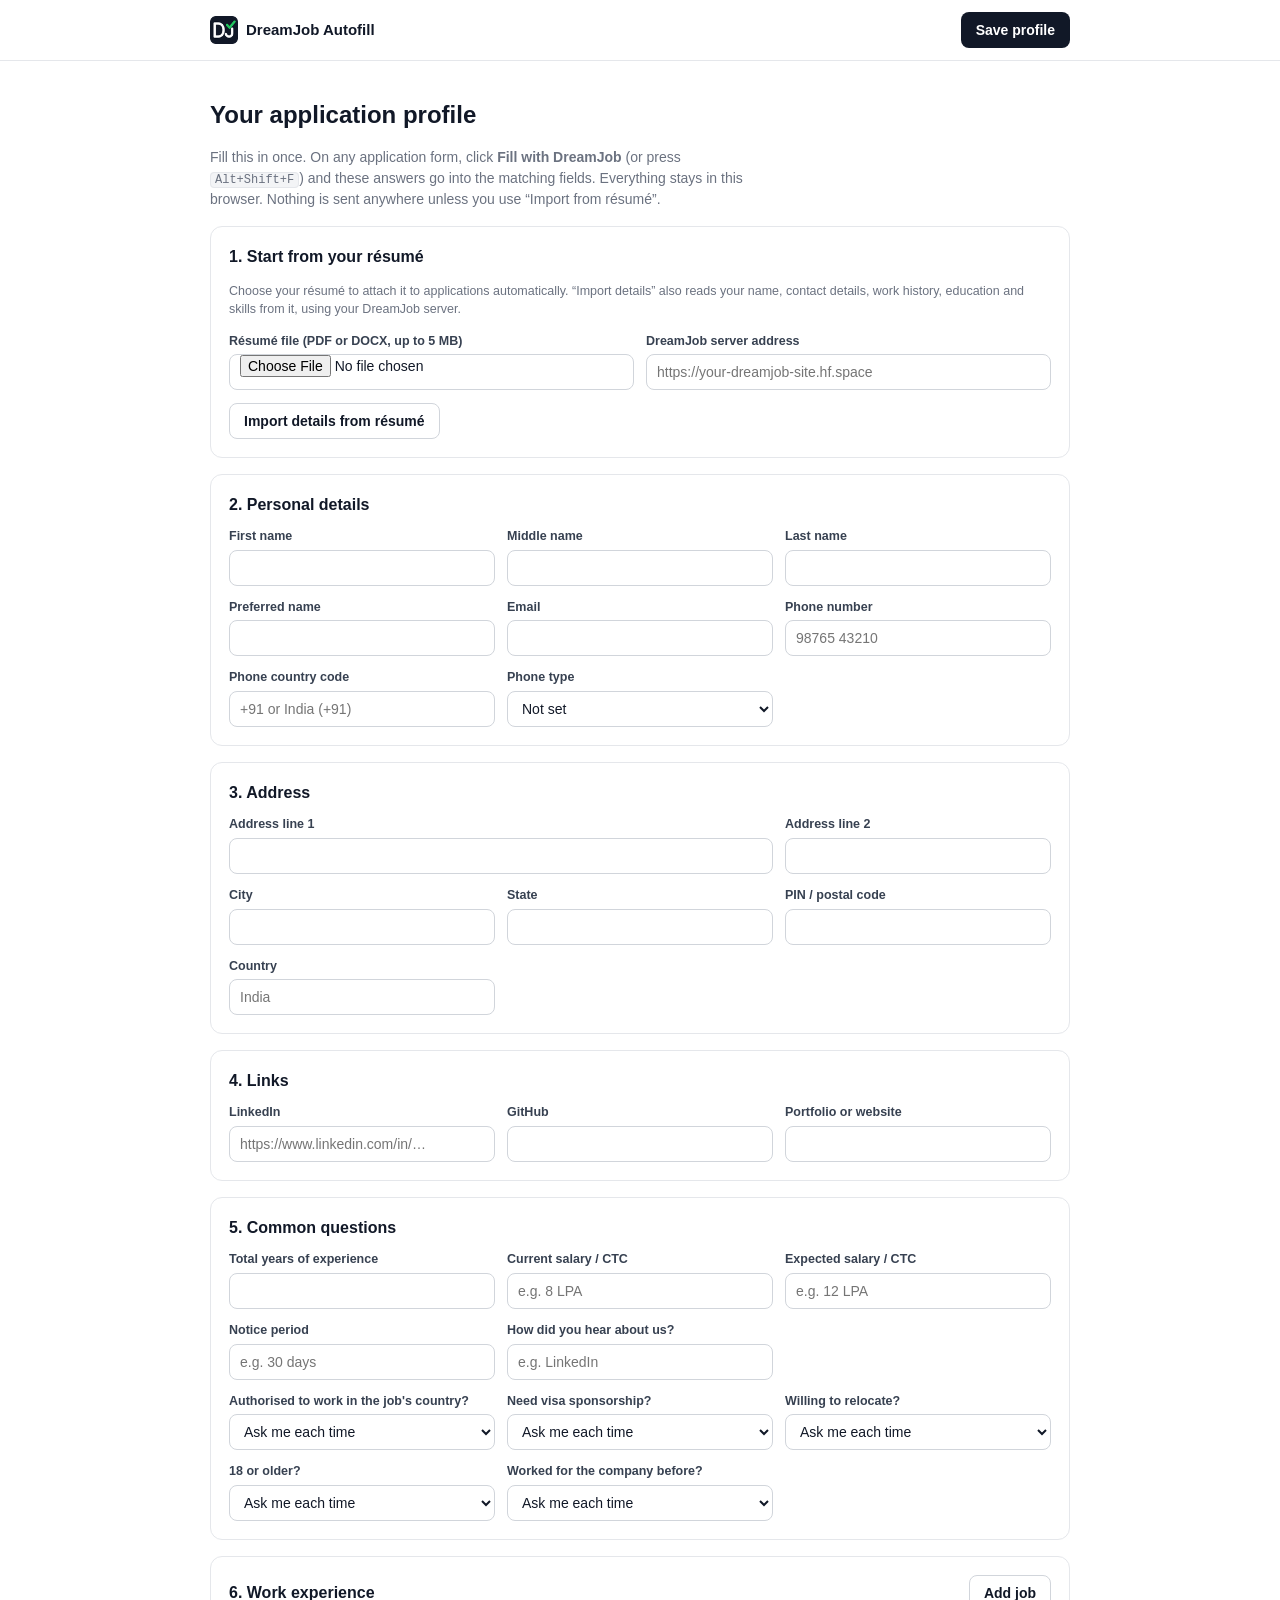
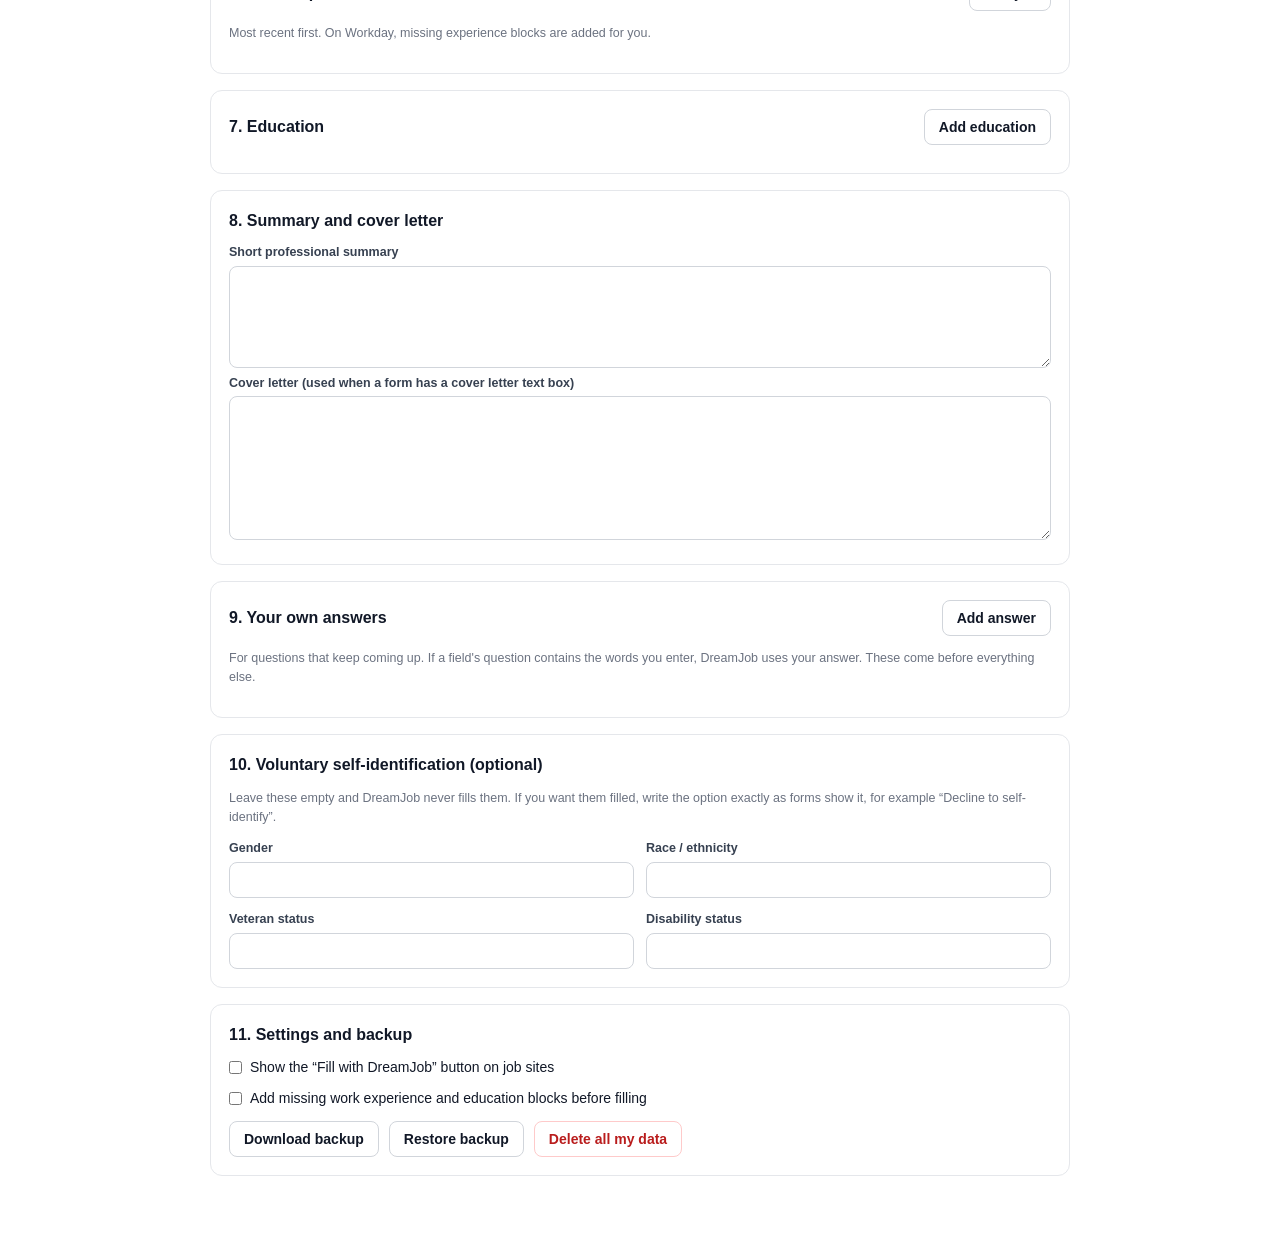
<file: extension/options.html>
<!doctype html>
<html lang="en">
<head>
  <meta charset="utf-8">
  <meta name="viewport" content="width=device-width, initial-scale=1">
  <title>DreamJob Autofill – Your profile</title>
  <link rel="stylesheet" href="ui.css">
</head>
<body class="options">
  <header class="top">
    <div class="top-inner">
      <span class="brand"><img src="icons/icon-48.png" width="28" height="28" alt=""><b>DreamJob Autofill</b></span>
      <div class="save">
        <span class="muted small" id="saveState" role="status"></span>
        <button type="button" class="btn btn-primary" id="save">Save profile</button>
      </div>
    </div>
  </header>

  <main class="wrap">
    <h1>Your application profile</h1>
    <p class="muted">Fill this in once. On any application form, click <b>Fill with DreamJob</b> (or press <kbd>Alt+Shift+F</kbd>) and these answers go into the matching fields. Everything stays in this browser. Nothing is sent anywhere unless you use “Import from résumé”.</p>

    <section class="card">
      <h2>1. Start from your résumé</h2>
      <p class="muted small">Choose your résumé to attach it to applications automatically. “Import details” also reads your name, contact details, work history, education and skills from it, using your DreamJob server.</p>
      <div class="grid2">
        <label class="field"><span class="label">Résumé file (PDF or DOCX, up to 5 MB)</span><input type="file" id="resumeFile" accept=".pdf,.doc,.docx,.txt"></label>
        <label class="field"><span class="label">DreamJob server address</span><input type="url" id="server" placeholder="https://your-dreamjob-site.hf.space"></label>
      </div>
      <p class="small" id="resumeInfo"></p>
      <div class="row"><button type="button" class="btn btn-secondary" id="importBtn">Import details from résumé</button><span class="small" id="importState" role="status"></span></div>
    </section>

    <section class="card">
      <h2>2. Personal details</h2>
      <div class="grid3">
        <label class="field"><span class="label">First name</span><input data-k="first_name" autocomplete="given-name"></label>
        <label class="field"><span class="label">Middle name</span><input data-k="middle_name"></label>
        <label class="field"><span class="label">Last name</span><input data-k="last_name" autocomplete="family-name"></label>
        <label class="field"><span class="label">Preferred name</span><input data-k="preferred_name"></label>
        <label class="field"><span class="label">Email</span><input data-k="email" type="email" autocomplete="email"></label>
        <label class="field"><span class="label">Phone number</span><input data-k="phone" type="tel" autocomplete="tel-national" placeholder="98765 43210"></label>
        <label class="field"><span class="label">Phone country code</span><input data-k="phone_country_code" placeholder="+91 or India (+91)"></label>
        <label class="field"><span class="label">Phone type</span><select data-k="phone_type"><option value="">Not set</option><option>Mobile</option><option>Home</option><option>Work</option></select></label>
      </div>
    </section>

    <section class="card">
      <h2>3. Address</h2>
      <div class="grid3">
        <label class="field span2"><span class="label">Address line 1</span><input data-k="address1" autocomplete="address-line1"></label>
        <label class="field"><span class="label">Address line 2</span><input data-k="address2" autocomplete="address-line2"></label>
        <label class="field"><span class="label">City</span><input data-k="city" autocomplete="address-level2"></label>
        <label class="field"><span class="label">State</span><input data-k="state" autocomplete="address-level1"></label>
        <label class="field"><span class="label">PIN / postal code</span><input data-k="postal_code" autocomplete="postal-code"></label>
        <label class="field"><span class="label">Country</span><input data-k="country" autocomplete="country-name" placeholder="India"></label>
      </div>
    </section>

    <section class="card">
      <h2>4. Links</h2>
      <div class="grid3">
        <label class="field"><span class="label">LinkedIn</span><input data-k="linkedin" type="url" placeholder="https://www.linkedin.com/in/…"></label>
        <label class="field"><span class="label">GitHub</span><input data-k="github" type="url"></label>
        <label class="field"><span class="label">Portfolio or website</span><input data-k="website" type="url"></label>
      </div>
    </section>

    <section class="card">
      <h2>5. Common questions</h2>
      <div class="grid3">
        <label class="field"><span class="label">Total years of experience</span><input data-k="years" type="number" min="0" max="50" step="0.5"></label>
        <label class="field"><span class="label">Current salary / CTC</span><input data-k="current_salary" placeholder="e.g. 8 LPA"></label>
        <label class="field"><span class="label">Expected salary / CTC</span><input data-k="expected_salary" placeholder="e.g. 12 LPA"></label>
        <label class="field"><span class="label">Notice period</span><input data-k="notice_period" placeholder="e.g. 30 days"></label>
        <label class="field"><span class="label">How did you hear about us?</span><input data-k="source" placeholder="e.g. LinkedIn"></label>
        <span></span>
        <label class="field"><span class="label">Authorised to work in the job's country?</span><select data-k="work_authorized"><option value="">Ask me each time</option><option>Yes</option><option>No</option></select></label>
        <label class="field"><span class="label">Need visa sponsorship?</span><select data-k="needs_sponsorship"><option value="">Ask me each time</option><option>Yes</option><option>No</option></select></label>
        <label class="field"><span class="label">Willing to relocate?</span><select data-k="willing_to_relocate"><option value="">Ask me each time</option><option>Yes</option><option>No</option></select></label>
        <label class="field"><span class="label">18 or older?</span><select data-k="over_18"><option value="">Ask me each time</option><option>Yes</option><option>No</option></select></label>
        <label class="field"><span class="label">Worked for the company before?</span><select data-k="previously_employed"><option value="">Ask me each time</option><option>Yes</option><option>No</option></select></label>
      </div>
    </section>

    <section class="card">
      <div class="card-head"><h2>6. Work experience</h2><button type="button" class="btn btn-secondary" data-add="experience">Add job</button></div>
      <p class="muted small">Most recent first. On Workday, missing experience blocks are added for you.</p>
      <div id="experience" class="list"></div>
    </section>

    <section class="card">
      <div class="card-head"><h2>7. Education</h2><button type="button" class="btn btn-secondary" data-add="education">Add education</button></div>
      <div id="education" class="list"></div>
    </section>

    <section class="card">
      <h2>8. Summary and cover letter</h2>
      <label class="field"><span class="label">Short professional summary</span><textarea data-k="summary" rows="4"></textarea></label>
      <label class="field"><span class="label">Cover letter (used when a form has a cover letter text box)</span><textarea data-k="cover_letter" rows="6"></textarea></label>
    </section>

    <section class="card">
      <div class="card-head"><h2>9. Your own answers</h2><button type="button" class="btn btn-secondary" data-add="answers">Add answer</button></div>
      <p class="muted small">For questions that keep coming up. If a field's question contains the words you enter, DreamJob uses your answer. These come before everything else.</p>
      <div id="answers" class="list"></div>
    </section>

    <section class="card">
      <h2>10. Voluntary self-identification (optional)</h2>
      <p class="muted small">Leave these empty and DreamJob never fills them. If you want them filled, write the option exactly as forms show it, for example “Decline to self-identify”.</p>
      <div class="grid2">
        <label class="field"><span class="label">Gender</span><input data-k="gender"></label>
        <label class="field"><span class="label">Race / ethnicity</span><input data-k="ethnicity"></label>
        <label class="field"><span class="label">Veteran status</span><input data-k="veteran"></label>
        <label class="field"><span class="label">Disability status</span><input data-k="disability"></label>
      </div>
    </section>

    <section class="card">
      <h2>11. Settings and backup</h2>
      <label class="check"><input type="checkbox" id="setButton"> Show the “Fill with DreamJob” button on job sites</label>
      <label class="check"><input type="checkbox" id="setSections"> Add missing work experience and education blocks before filling</label>
      <p class="small muted" id="hiddenSites"></p>
      <div class="row">
        <button type="button" class="btn btn-secondary" id="exportBtn">Download backup</button>
        <label class="btn btn-secondary">Restore backup<input type="file" id="importJson" accept=".json" hidden></label>
        <button type="button" class="btn btn-danger" id="wipe">Delete all my data</button>
      </div>
    </section>
  </main>

  <template id="tpl-experience">
    <div class="item">
      <div class="grid3">
        <label class="field"><span class="label">Job title</span><input data-f="title"></label>
        <label class="field"><span class="label">Company</span><input data-f="company"></label>
        <label class="field"><span class="label">Location</span><input data-f="location"></label>
        <div class="field"><span class="label">Start</span><div class="pair"><select data-f="start.month" aria-label="Start month"></select><input data-f="start.year" type="number" min="1970" max="2100" placeholder="Year" aria-label="Start year"></div></div>
        <div class="field"><span class="label">End</span><div class="pair"><select data-f="end.month" aria-label="End month"></select><input data-f="end.year" type="number" min="1970" max="2100" placeholder="Year" aria-label="End year"></div></div>
        <label class="check"><input type="checkbox" data-f="current"> I work here now</label>
        <label class="field span3"><span class="label">What you did</span><textarea data-f="description" rows="3"></textarea></label>
      </div>
      <button type="button" class="text-btn danger" data-remove>Remove</button>
    </div>
  </template>
  <template id="tpl-education">
    <div class="item">
      <div class="grid3">
        <label class="field"><span class="label">School or university</span><input data-f="school"></label>
        <label class="field"><span class="label">Degree</span><input data-f="degree" placeholder="e.g. B.Tech"></label>
        <label class="field"><span class="label">Field of study</span><input data-f="field" placeholder="e.g. Computer Science"></label>
        <div class="field"><span class="label">Start</span><div class="pair"><select data-f="start.month" aria-label="Start month"></select><input data-f="start.year" type="number" min="1970" max="2100" placeholder="Year" aria-label="Start year"></div></div>
        <div class="field"><span class="label">End</span><div class="pair"><select data-f="end.month" aria-label="End month"></select><input data-f="end.year" type="number" min="1970" max="2100" placeholder="Year" aria-label="End year"></div></div>
        <label class="field"><span class="label">Grade / GPA</span><input data-f="gpa"></label>
      </div>
      <button type="button" class="text-btn danger" data-remove>Remove</button>
    </div>
  </template>
  <template id="tpl-answers">
    <div class="item item-row">
      <label class="field"><span class="label">When the question contains</span><input data-f="q" placeholder="e.g. notice period"></label>
      <label class="field"><span class="label">Answer</span><input data-f="a" placeholder="e.g. 30 days"></label>
      <button type="button" class="text-btn danger" data-remove>Remove</button>
    </div>
  </template>
  <script src="options.js"></script>
</body>
</html>
</file>
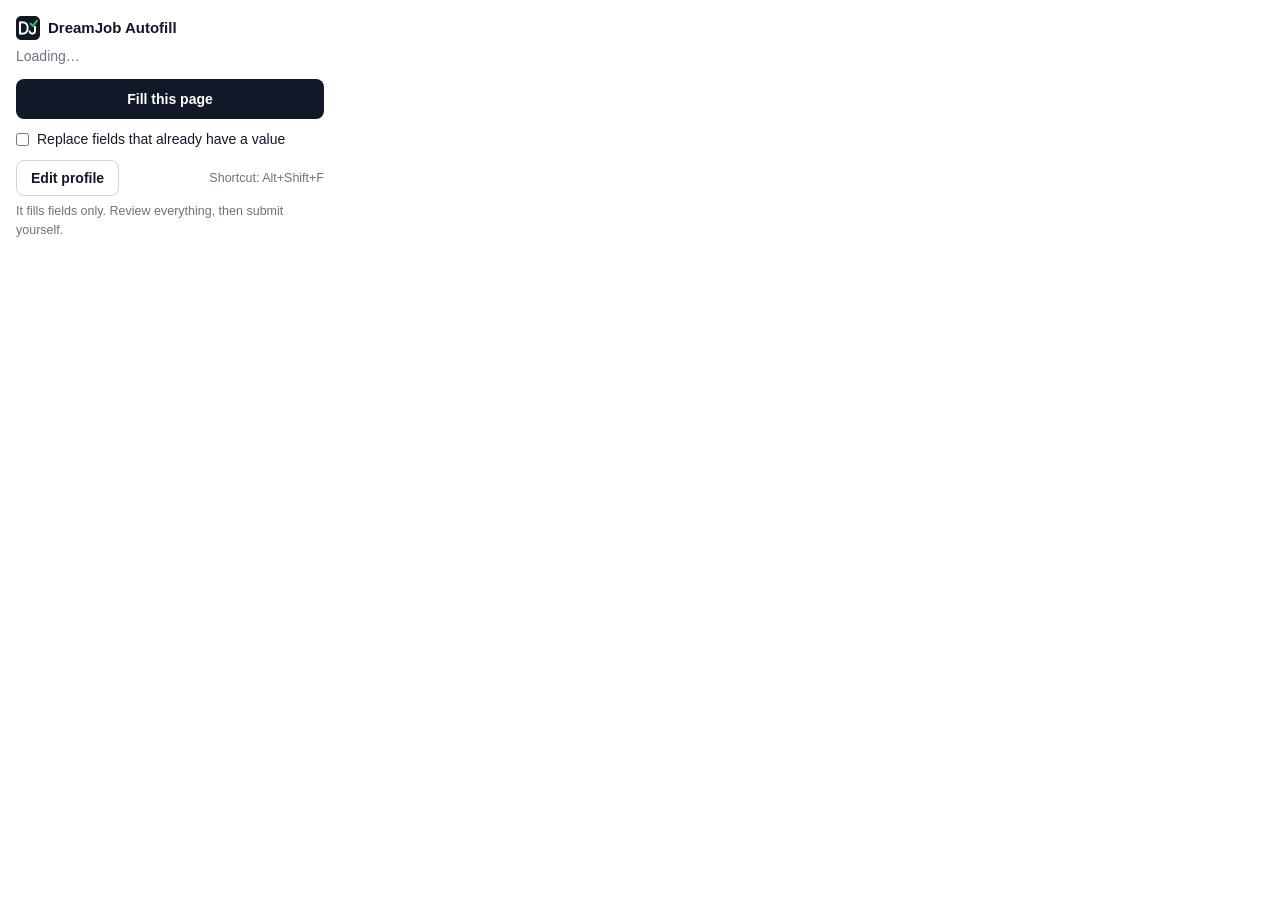
<file: extension/popup.html>
<!doctype html>
<html lang="en">
<head>
  <meta charset="utf-8">
  <title>DreamJob Autofill</title>
  <link rel="stylesheet" href="ui.css">
</head>
<body class="popup">
  <header class="brand"><img src="icons/icon-48.png" width="24" height="24" alt=""><b>DreamJob Autofill</b></header>
  <p class="muted" id="who">Loading…</p>
  <button type="button" class="btn btn-primary btn-block" id="fill">Fill this page</button>
  <label class="check"><input type="checkbox" id="overwrite"> Replace fields that already have a value</label>
  <p class="result" id="result" role="status" hidden></p>
  <div class="row">
    <button type="button" class="btn btn-secondary" id="edit">Edit profile</button>
    <span class="muted small" id="shortcut">Shortcut: Alt+Shift+F</span>
  </div>
  <p class="muted small">It fills fields only. Review everything, then submit yourself.</p>
  <script src="popup.js"></script>
</body>
</html>
</file>
<file: extension/ui.css>
:root { --text:#111827; --text-2:#374151; --muted:#6B7280; --border:#E5E7EB; --border-strong:#D1D5DB; --bg:#fff; --subtle:#F9FAFB; --hover:#F3F4F6; --accent:#15803D; --danger:#B91C1C; --r:8px; color-scheme: light; }
* { box-sizing: border-box; }
body { margin: 0; color: var(--text); background: var(--bg); font: 14px/1.5 -apple-system, BlinkMacSystemFont, "Segoe UI", Roboto, Arial, sans-serif; }
h1 { font-size: 24px; margin: 24px 0 6px; }
h2 { font-size: 16px; margin: 0 0 10px; }
.muted { color: var(--muted); }
.small { font-size: 12.5px; }
.ok { color: var(--accent); }
.warn { color: #B45309; }
kbd, code { font: 12px ui-monospace, Consolas, monospace; background: var(--hover); border: 1px solid var(--border); border-radius: 4px; padding: 0 4px; }
.brand { display: flex; align-items: center; gap: 8px; font-size: 15px; }
.btn { display: inline-flex; align-items: center; justify-content: center; height: 36px; padding: 0 14px; border-radius: var(--r); border: 1px solid transparent; font-family: inherit; font-size: 14px; font-weight: 600; cursor: pointer; white-space: nowrap; }
.btn-primary { background: var(--text); color: #fff; }
.btn-primary:hover { background: #000; }
.btn-primary:disabled { opacity: .6; cursor: progress; }
.btn-secondary { background: var(--bg); border-color: var(--border-strong); color: var(--text); }
.btn-secondary:hover { background: var(--hover); }
.btn-danger { background: var(--bg); border-color: #FECACA; color: var(--danger); }
.btn-danger:hover { background: #FEF2F2; }
.btn-block { width: 100%; height: 40px; }
.text-btn { background: none; border: 0; padding: 2px 0; cursor: pointer; color: var(--text-2); text-decoration: underline; text-underline-offset: 3px; font: inherit; }
.text-btn.danger { color: var(--danger); }
.check { display: flex; align-items: center; gap: 8px; margin: 10px 0; cursor: pointer; }
.check input { width: 16px; height: 16px; accent-color: var(--text); margin: 0; }
:focus-visible { outline: 2px solid var(--text); outline-offset: 2px; }
input, select, textarea { width: 100%; height: 36px; padding: 0 10px; border: 1px solid var(--border-strong); border-radius: var(--r); background: var(--bg); font: inherit; color: inherit; }
textarea { height: auto; padding: 8px 10px; resize: vertical; }
input[type=checkbox] { width: auto; height: auto; }
input:focus, select:focus, textarea:focus { outline: none; border-color: var(--text); box-shadow: 0 0 0 1px var(--text); }
.label { display: block; font-size: 12.5px; font-weight: 600; color: var(--text-2); margin-bottom: 4px; }
.field { display: block; min-width: 0; }
.row { display: flex; align-items: center; gap: 10px; flex-wrap: wrap; margin-top: 12px; }

/* popup */
.popup { width: 340px; padding: 16px; }
.popup .brand { margin-bottom: 6px; }
.popup p { margin: 6px 0 12px; }
.popup .row { justify-content: space-between; margin: 8px 0 0; }
.result { padding: 8px 10px; border-radius: var(--r); background: var(--subtle); border: 1px solid var(--border); font-size: 13px; }
.result.ok { background: #F0FDF4; border-color: #BBF7D0; color: var(--accent); }
.result.warn { background: #FFFBEB; border-color: #FDE68A; color: #92400E; }

/* options */
.top { position: sticky; top: 0; z-index: 5; background: var(--bg); border-bottom: 1px solid var(--border); }
.top-inner, .wrap { max-width: 900px; margin: 0 auto; padding: 12px 20px; }
.top-inner { display: flex; align-items: center; justify-content: space-between; gap: 12px; }
.save { display: flex; align-items: center; gap: 12px; }
.wrap { padding-bottom: 60px; }
.wrap > p { max-width: 70ch; }
.card { border: 1px solid var(--border); border-radius: 12px; padding: 18px; margin-top: 16px; }
.card-head { display: flex; justify-content: space-between; align-items: center; gap: 12px; margin-bottom: 4px; }
.card-head h2 { margin: 0; }
.grid2, .grid3 { display: grid; gap: 12px; }
.grid2 { grid-template-columns: repeat(2, minmax(0, 1fr)); }
.grid3 { grid-template-columns: repeat(3, minmax(0, 1fr)); }
.span2 { grid-column: span 2; }
.span3 { grid-column: 1 / -1; }
.pair { display: grid; grid-template-columns: 1.3fr 1fr; gap: 6px; }
.list { display: grid; gap: 12px; margin-top: 10px; }
.item { border: 1px solid var(--border); border-radius: var(--r); padding: 14px; background: var(--subtle); }
.item .check { margin: 22px 0 0; }
.item [data-remove] { margin-top: 8px; }
.item-row { display: grid; grid-template-columns: 1fr 1fr auto; gap: 12px; align-items: end; }
.item-row [data-remove] { margin: 0 0 8px; }
.empty { margin: 4px 0; }
@media (max-width: 720px) { .grid3, .grid2, .item-row { grid-template-columns: 1fr; } .span2 { grid-column: auto; } }
</file>
